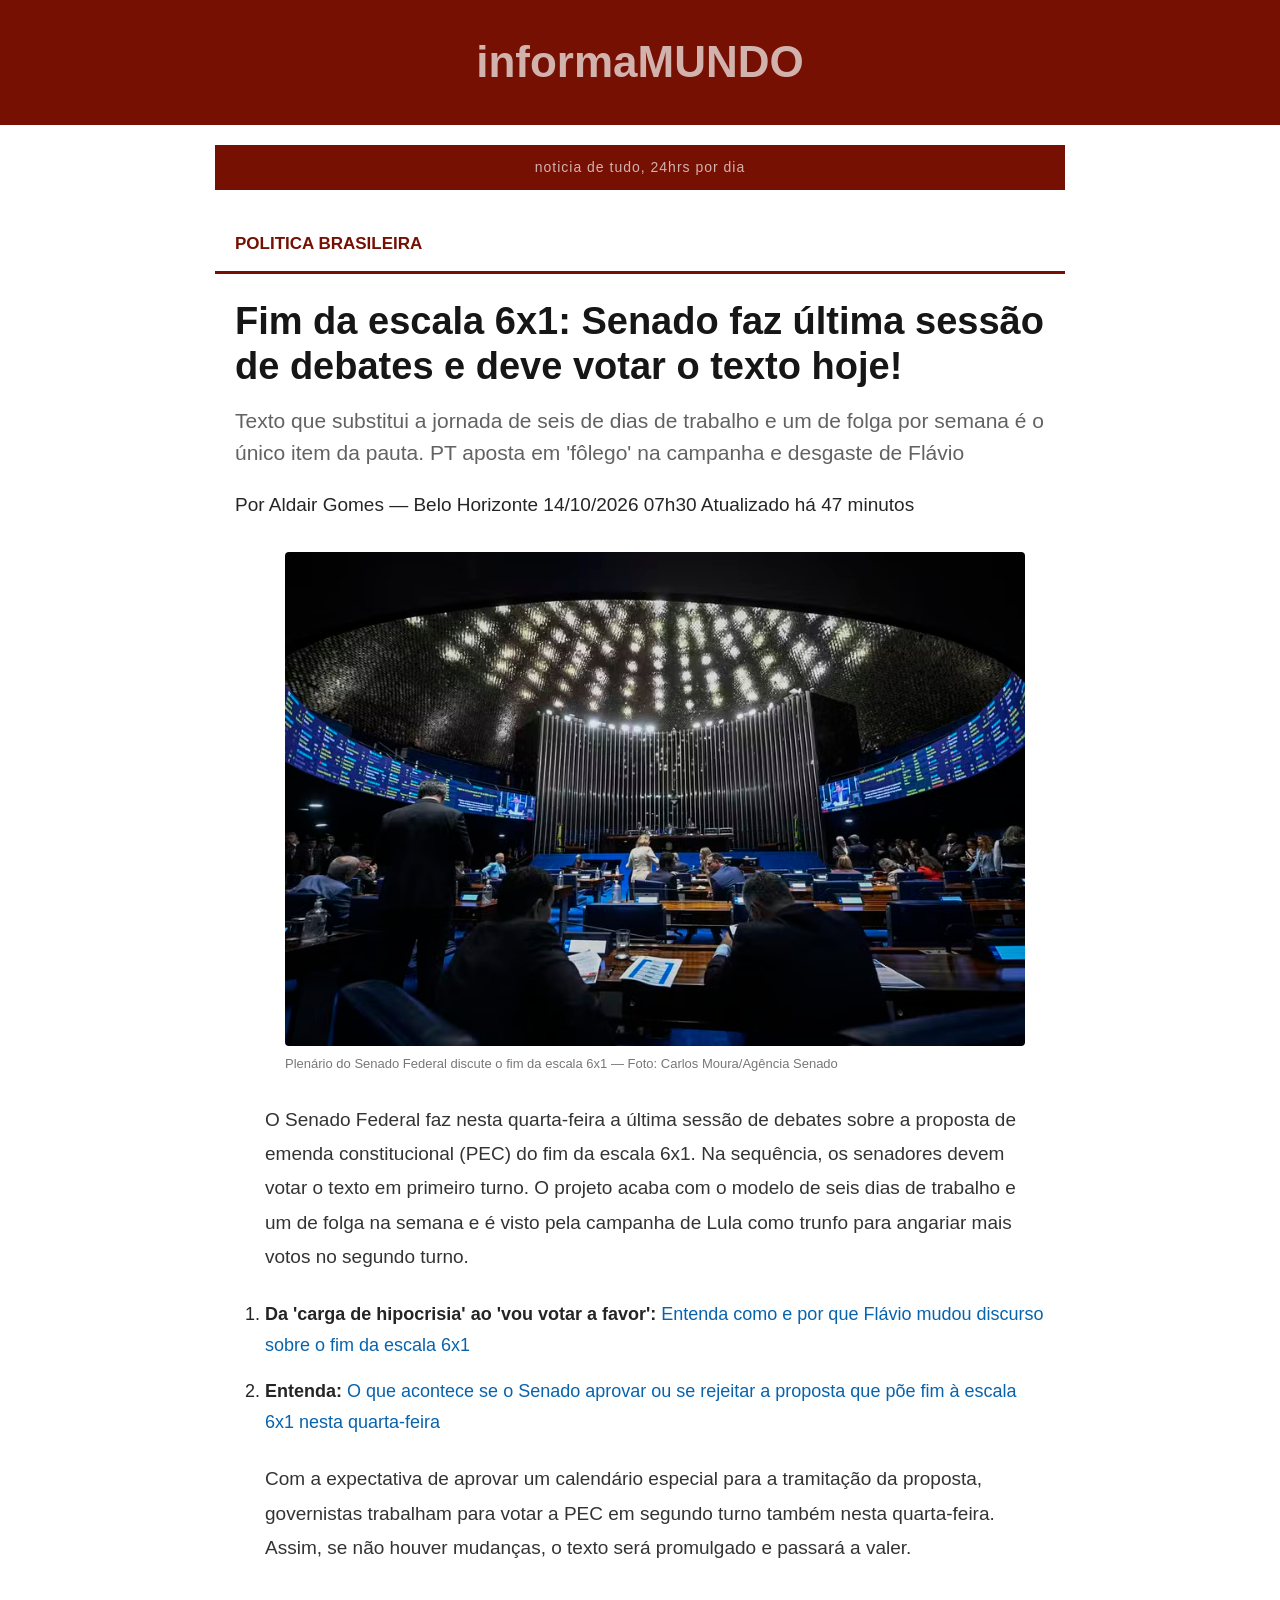
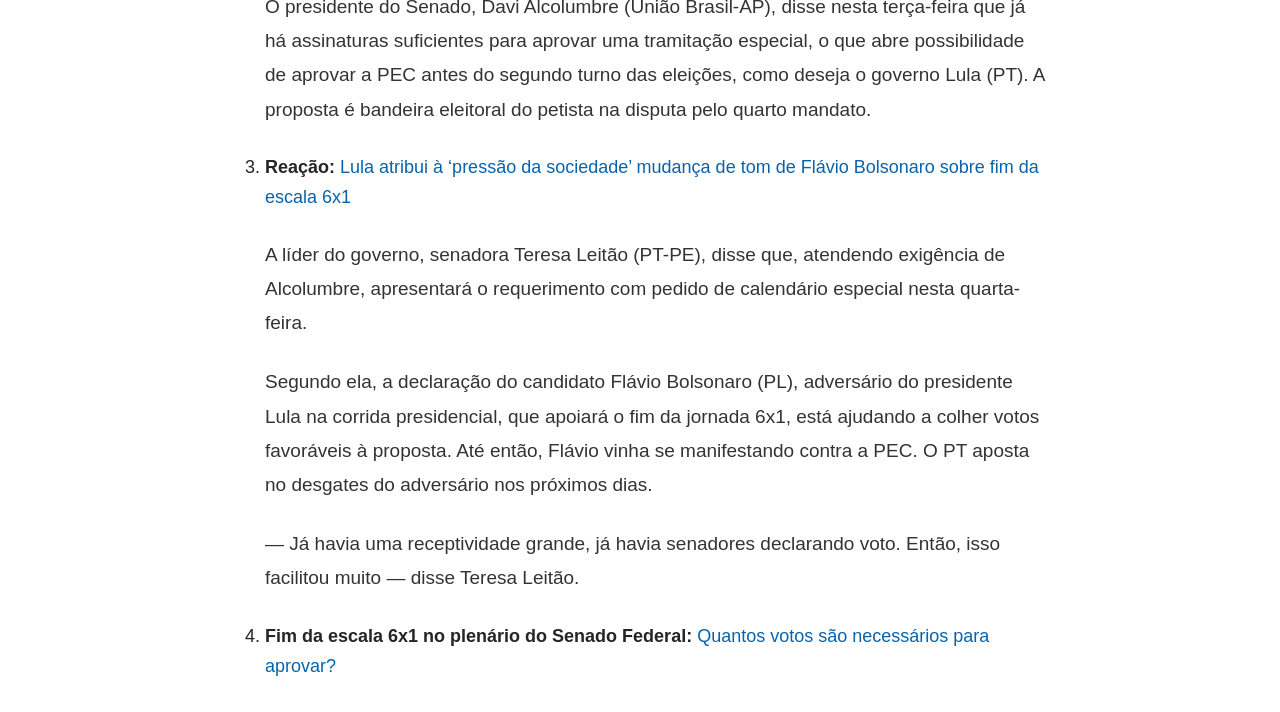
<file: atividade 14-10-2026/index.html>
<!DOCTYPE html>
<html lang="pt-BR">
<head>
    <meta charset="UTF-8">
    <title>informaMundo</title>
    <link rel="stylesheet" href="style.css">
</head>



<body>
    <h1>informaMUNDO</h1>

    <p class="paragrafo-inicial">
    noticia de tudo, 24hrs por dia
    </p>

    
    <h2>POLITICA BRASILEIRA</h2>
    
    
    
    <p></p>


 
    <h2>Fim da escala 6x1: Senado faz última sessão de debates e deve votar o texto hoje! </h2>
    <h3>Texto que substitui a jornada de seis de dias de trabalho e um de folga por semana é o único item da pauta. PT aposta em 'fôlego' na campanha e desgaste de Flávio</h3> 
    <P>
        Por Aldair Gomes — Belo Horizonte

        14/10/2026 07h30 Atualizado há 47 minutos
    </P>
        <ol>
            <figure>
                <img src="imagem.avif" alt="Senado">
                <figcaption>Plenário do Senado Federal discute o fim da escala 6x1 — Foto: Carlos Moura/Agência Senado</figcaption>
            </figure>

        <p></p>

        <p>O Senado Federal faz nesta quarta-feira a última sessão de debates sobre a proposta de emenda constitucional (PEC) do fim da escala 6x1. Na sequência, os senadores devem votar o texto em primeiro turno. O projeto acaba com o modelo de seis dias de trabalho e um de folga na semana e é visto pela campanha de Lula como trunfo para angariar mais votos no segundo turno. </p>

        <p></p>


        
            <li>
            <strong>Da 'carga de hipocrisia' ao 'vou votar a favor':</strong>
            <a href="https://oglobo.globo.com/politica/eleicoes-2026/noticia/2026/10/14/da-carga-de-hipocrisia-ao-vou-votar-a-favor-entenda-como-e-por-que-flavio-mudou-discurso-sobre-o-fim-da-escala-6x1.ghtml">
            Entenda como e por que Flávio mudou discurso sobre o fim da escala 6x1
            </a>
            </li>   
     
            <li>
            <strong>Entenda:</strong>
            <a href="https://oglobo.globo.com/economia/noticia/2026/10/14/fim-da-escala-6x1-entenda-o-que-acontece-se-o-senado-aprovar-a-proposta-nesta-quarta-feira.ghtml">
            O que acontece se o Senado aprovar ou se rejeitar a proposta que põe fim à escala 6x1 nesta quarta-feira
            </a>
            </li>
            
            <p>Com a expectativa de aprovar um calendário especial para a tramitação da proposta, governistas trabalham para votar a PEC em segundo turno também nesta quarta-feira. Assim, se não houver mudanças, o texto será promulgado e passará a valer. </p>
            <p>O presidente do Senado, Davi Alcolumbre (União Brasil-AP), disse nesta terça-feira que já há assinaturas suficientes para aprovar uma tramitação especial, o que abre possibilidade de aprovar a PEC antes do segundo turno das eleições, como deseja o governo Lula (PT). A proposta é bandeira eleitoral do petista na disputa pelo quarto mandato. </p>
        
            <li>
            <strong>Reação:</strong>
            <a href="https://oglobo.globo.com/economia/noticia/2026/10/13/lula-atribui-a-pressao-da-sociedade-mudanca-de-tom-de-flavio-bolsonaro-sobre-fim-da-escala-6x1.ghtml">
             Lula atribui à ‘pressão da sociedade’ mudança de tom de Flávio Bolsonaro sobre fim da escala 6x1
            </li>
            
            </a>
            <p>A líder do governo, senadora Teresa Leitão (PT-PE), disse que, atendendo exigência de Alcolumbre, apresentará o requerimento com pedido de calendário especial nesta quarta-feira.</p>
            <p>Segundo ela, a declaração do candidato Flávio Bolsonaro (PL), adversário do presidente Lula na corrida presidencial, que apoiará o fim da jornada 6x1, está ajudando a colher votos favoráveis à proposta. Até então, Flávio vinha se manifestando contra a PEC. O PT aposta no desgates do adversário nos próximos dias. </p>
            <p>— Já havia uma receptividade grande, já havia senadores declarando voto. Então, isso facilitou muito — disse Teresa Leitão. </p>
            
            <li>
            <strong>Fim da escala 6x1 no plenário do Senado Federal:</strong>
            <a href="https://oglobo.globo.com/economia/noticia/2026/10/13/fim-da-escala-6x1-no-plenario-do-senado-federal-quantos-votos-sao-necessarios-para-aprovar.ghtml">
                 Quantos votos são necessários para aprovar?
            </li>

        </ol>
</body>
</html>
</file>
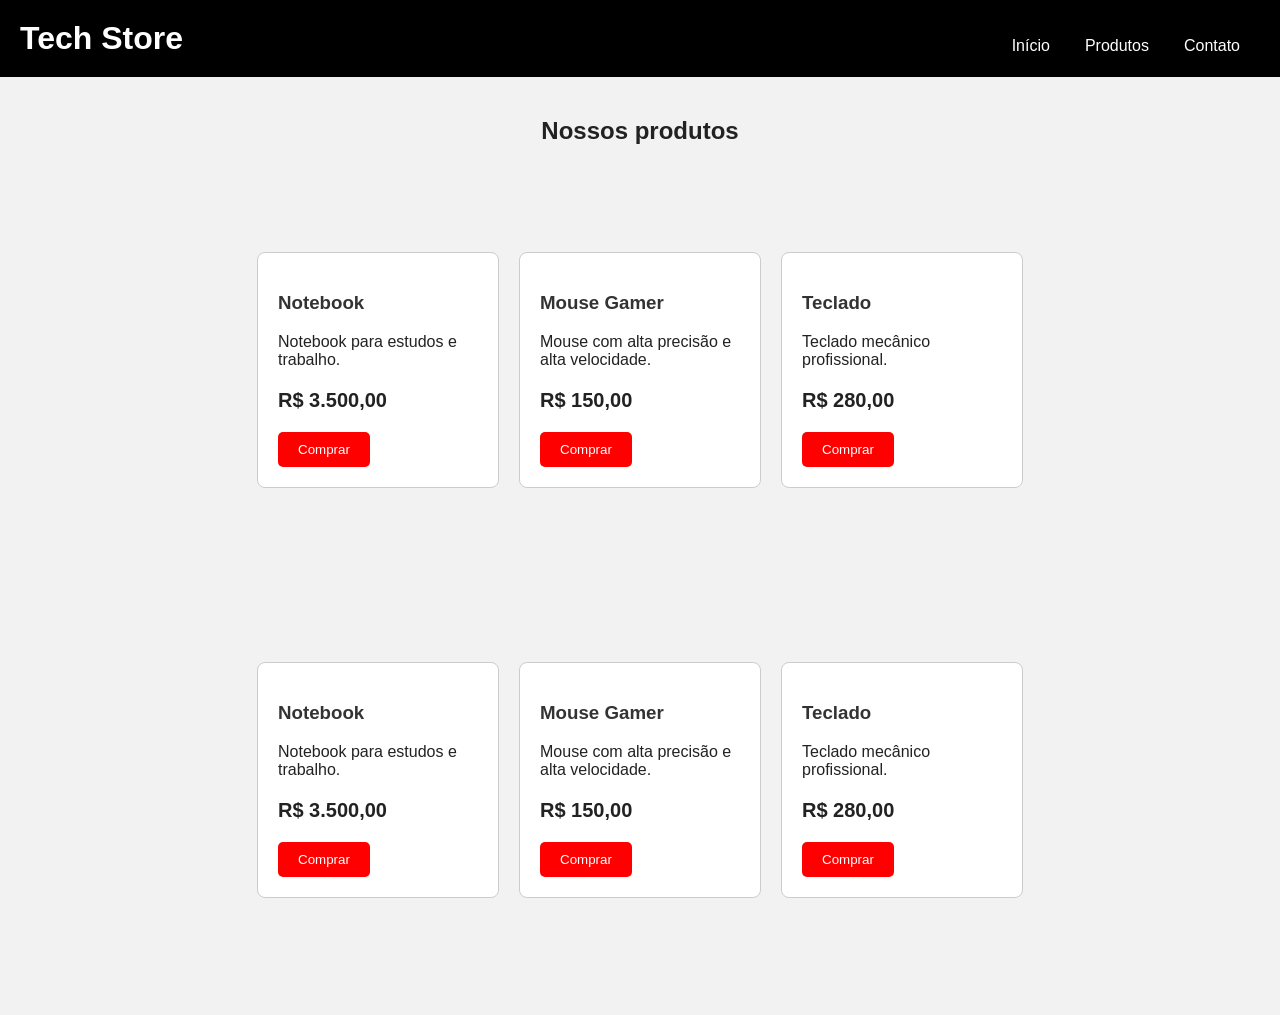
<file: atividade 21-10-2026/index.html>
<!DOCTYPE html>
<html lang="pt-BR">

<head>
    <meta charset="UTF-8">

    <meta
        name="viewport"
        content="width=device-width, initial-scale=1.0"
    >

    <title>Tech Store</title>

    <link rel="stylesheet" href="style.css">
</head>

<body>

    <header class="topo">

        <h1>Tech Store</h1>

        <nav class="menu">
            <a href="#">Início</a>
            <a href="#">Produtos</a>
            <a href="#">Contato</a>
        </nav>

    </header>


    <main>

        <h2>Nossos produtos</h2>

        <div class="produtos">

            <div class="card">
                <h3>Notebook</h3>

                <p>
                    Notebook para estudos e trabalho.
                </p>

                <p class="preco">
                    R$ 3.500,00
                </p>

                <button>Comprar</button>
            </div>


            <div class="card">
                <h3>Mouse Gamer</h3>

                <p>
                    Mouse com alta precisão e alta velocidade.
                   
                </p>

                <p class="preco">
                    R$ 150,00
                </p>

                <button>Comprar</button>
            </div>


            <div class="card">
                <h3>Teclado</h3>

                <p>
                    Teclado mecânico profissional.
                </p>

                <p class="preco">
                    R$ 280,00
                </p>

                <button>Comprar</button>
            </div>

              <div class="card">
                <h3>Notebook</h3>

                <p>
                    Notebook para estudos e trabalho.
                </p>

                <p class="preco">
                    R$ 3.500,00
                </p>

                <button>Comprar</button>
            </div>


            <div class="card">
                <h3>Mouse Gamer</h3>

                <p>
                    Mouse com alta precisão e alta velocidade.
                   
                </p>

                <p class="preco">
                    R$ 150,00
                </p>

                <button>Comprar</button>
            </div>


            <div class="card">
                <h3>Teclado</h3>

                <p>
                    Teclado mecânico profissional.
                </p>

                <p class="preco">
                    R$ 280,00
                </p>

                <button>Comprar</button>
            </div>


        </div>

    </main>

</body>

</html>
</file>
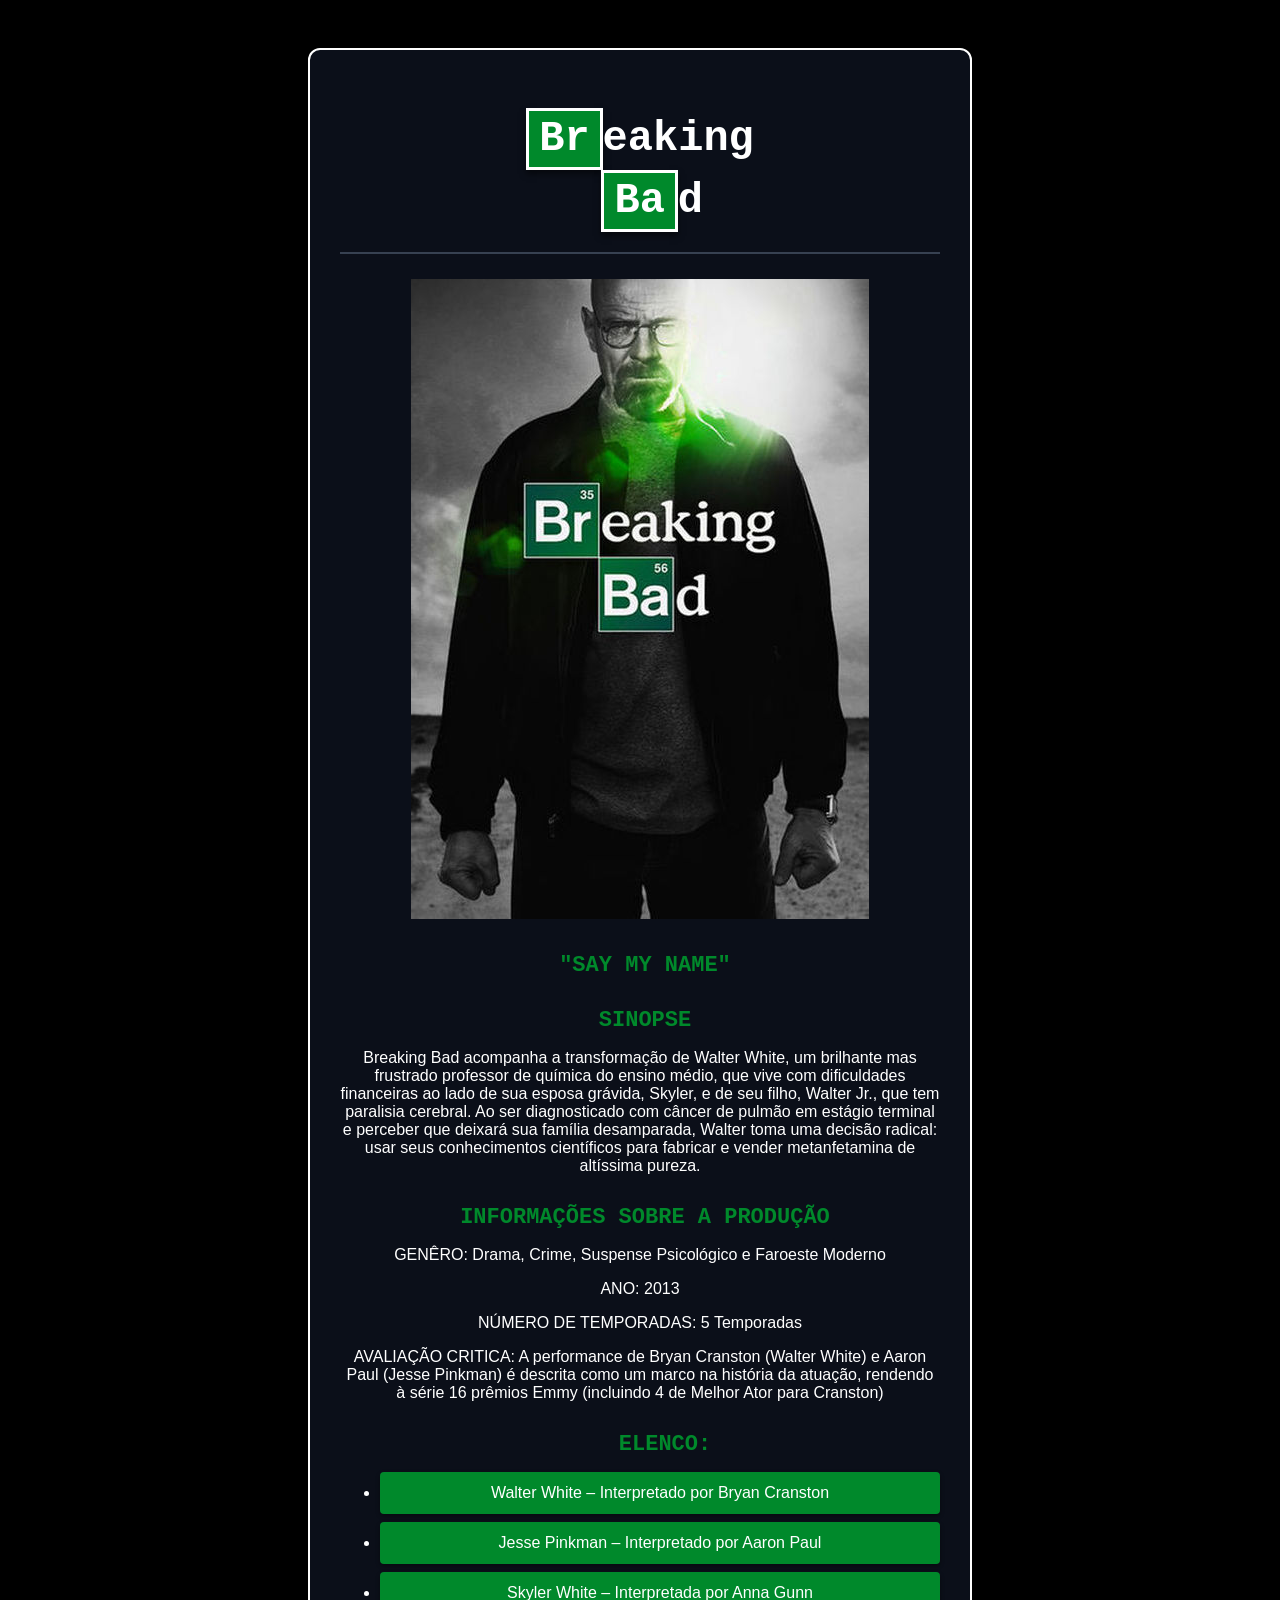
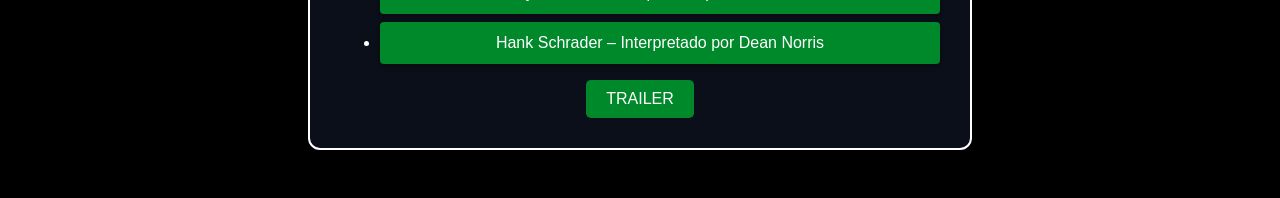
<file: ATIVIDADE FRONT-END 07-10-2026/index.html>
<!DOCTYPE html>
<html lang="pt-BR">

<head>
    <meta charset="UTF-8">
    <meta name="viewport" content="width=device-width, initial-scale=1.0">

    <title>BREAKING BAD</title>

    <link rel="stylesheet" href="style.css">
</head>

<body>
    <div class="container">
    <header>
        <h1 class="logo-breaking">
            <span class="linha-1"><span class="element">Br</span>eaking</span>
            <span class="linha-2"><span class="element">Ba</span>d</span>
        </h1>
        <p></p>

        <img src="poster.jpg" alt="imagem do heisenberg">
        <h2>"SAY MY NAME"</h2>

    </header>
    <h2>SINOPSE</h2>

    <p>Breaking Bad acompanha a transformação de Walter White, um brilhante mas frustrado professor de química do ensino
        médio, que vive com dificuldades financeiras ao lado de sua esposa grávida, Skyler, e de seu filho, Walter Jr.,
        que tem paralisia cerebral. Ao ser diagnosticado com câncer de pulmão em estágio terminal e perceber que deixará
        sua família desamparada, Walter toma uma decisão radical: usar seus conhecimentos científicos para fabricar e
        vender metanfetamina de altíssima pureza.</p>
    <h2>INFORMAÇÕES SOBRE A PRODUÇÃO</h2>
    <p>GENÊRO: Drama, Crime, Suspense Psicológico e Faroeste Moderno</p>
    <P>ANO: 2013</P>
    <P>NÚMERO DE TEMPORADAS: 5 Temporadas</P>
    <P>AVALIAÇÃO CRITICA: A performance de Bryan Cranston (Walter White) e Aaron Paul (Jesse Pinkman) é descrita como um
        marco na história da atuação, rendendo à série 16 prêmios Emmy (incluindo 4 de Melhor Ator para Cranston)</P>

    

    <p></p>

    <ul>

        <h2><span class="destaque-elenco">ELENCO:</span></h2>
        <li>Walter White – Interpretado por Bryan Cranston
        </li>
        <li>Jesse Pinkman – Interpretado por Aaron Paul
        </li>
        <li>Skyler White – Interpretada por Anna Gunn
        </li>
        <li>Hank Schrader – Interpretado por Dean Norris
        </li>
    </ul>

   <a href="https://youtu.be/HhesaQXLuRY?si=7TUZFPcONLkYSMj7" target="_blank" style="display: inline-block; padding: 10px 20px; background-color: #00892B; color: white; text-decoration: none; border-radius: 5px;">
    TRAILER 
    </a>
    </div>
</body>
</file>
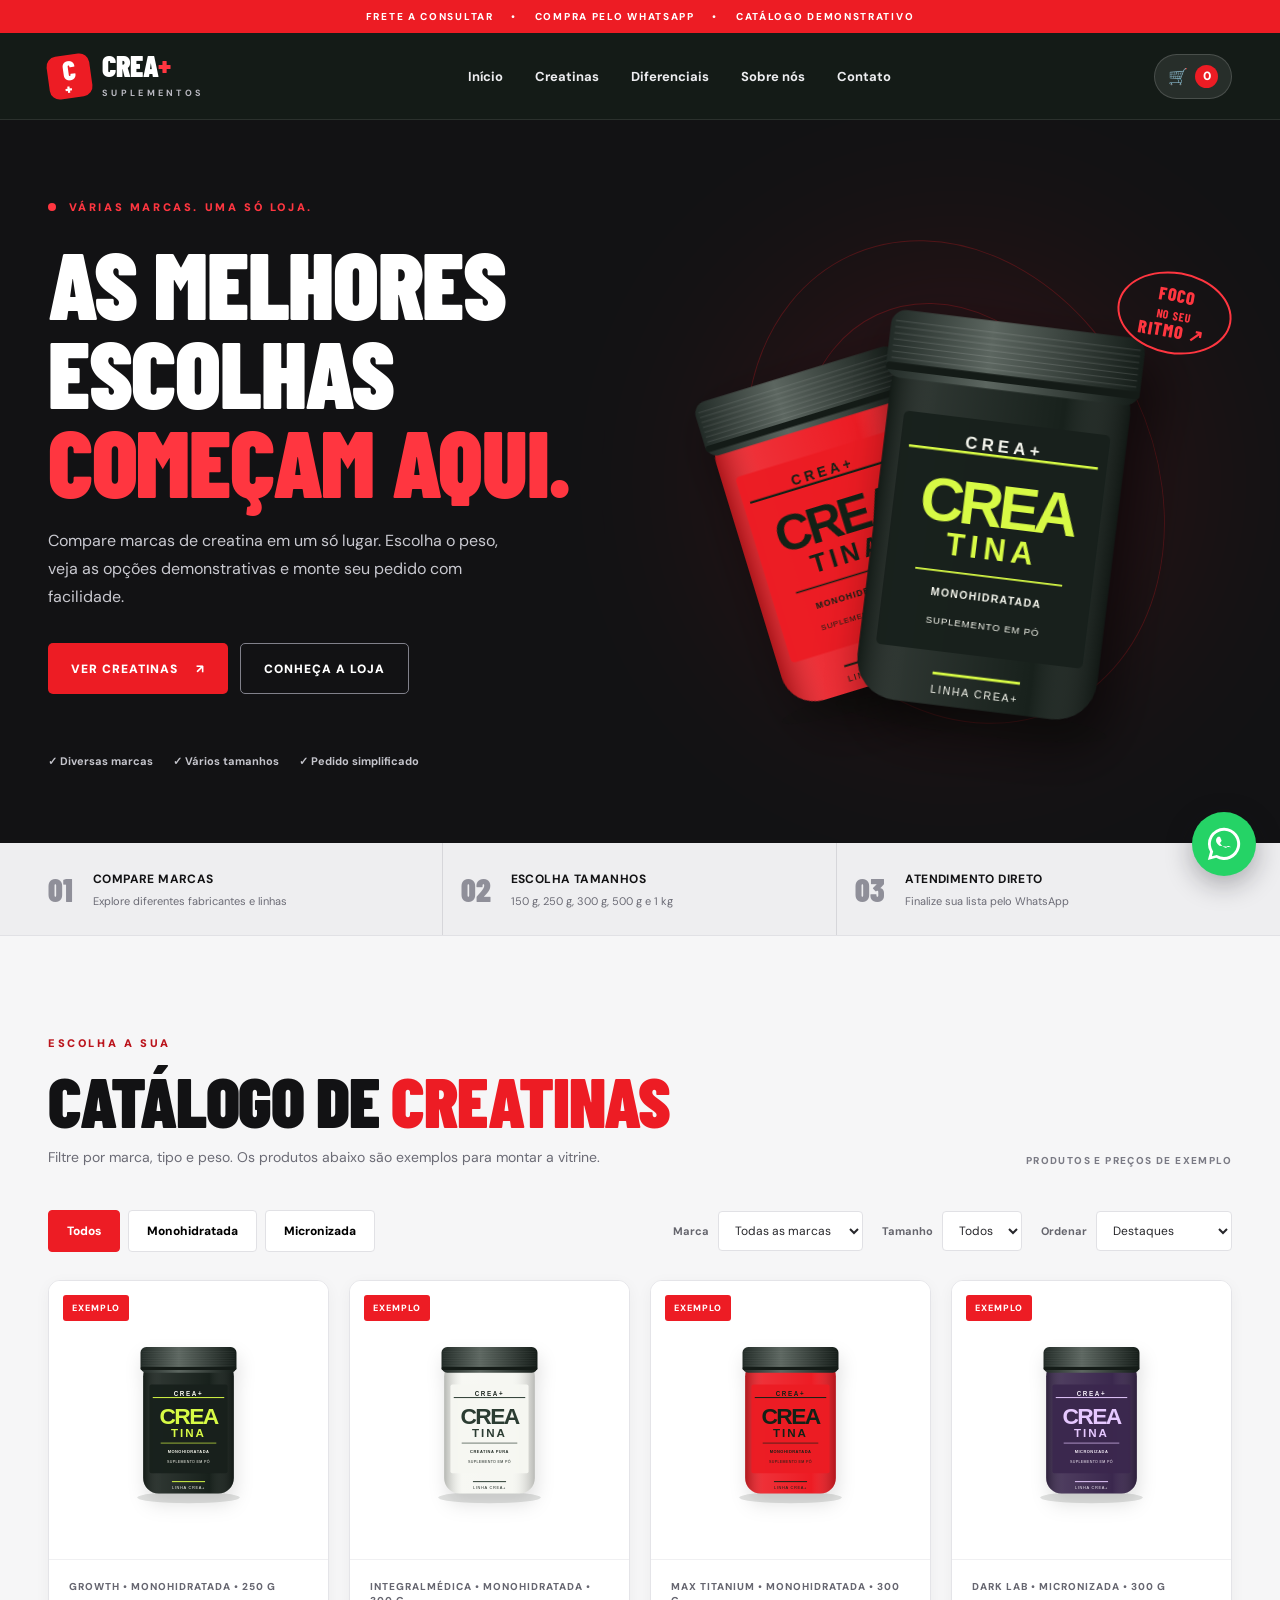
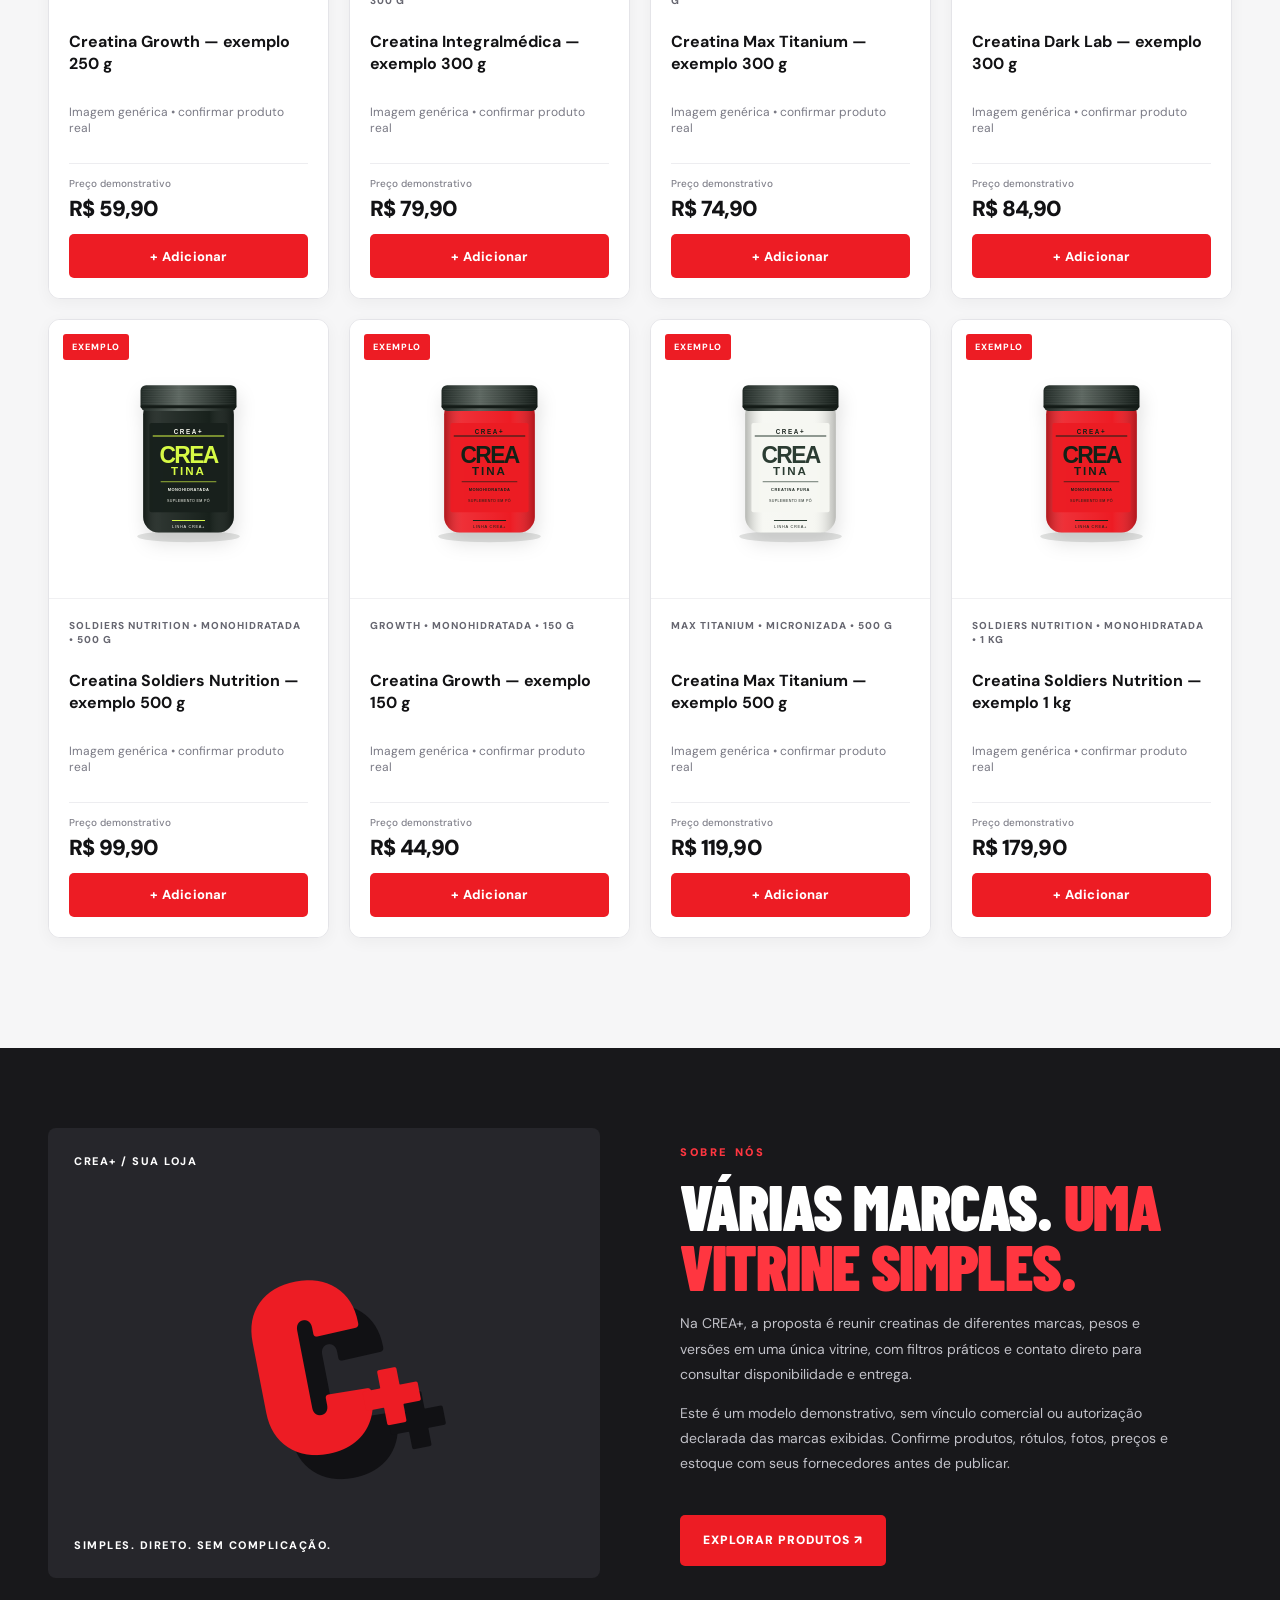
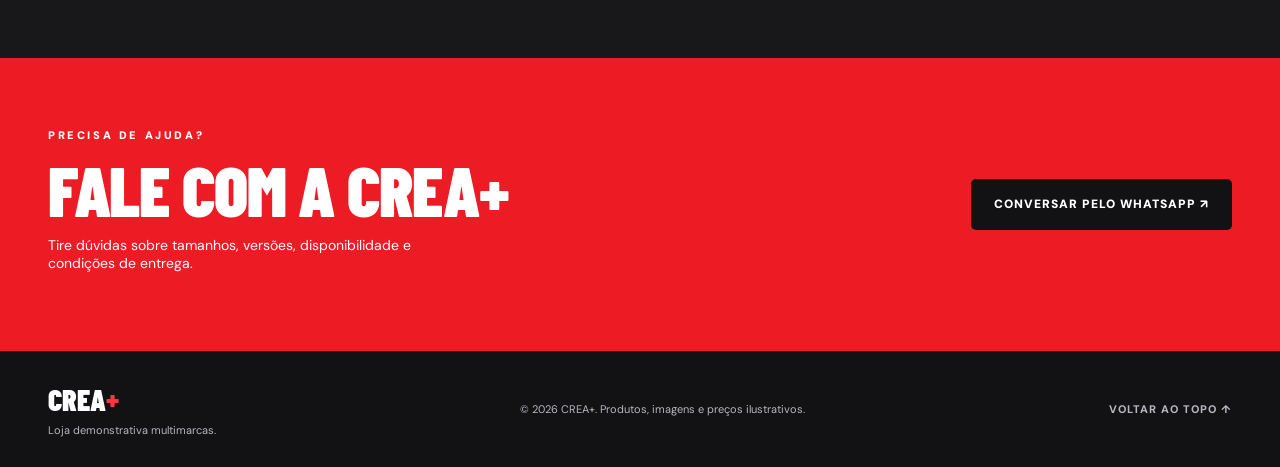
<file: atividade 04-11-2026 antes das regras/creatina-store/index.html>
<!doctype html>
<html lang="pt-BR">
<head>
  <meta charset="UTF-8">
  <meta name="viewport" content="width=device-width, initial-scale=1.0">
  <meta name="theme-color" content="#121214">
  <meta name="description" content="Loja multimarcas de creatinas: compare marcas, pesos e versões e monte seu pedido pelo WhatsApp.">
  <title>CREA+ | Loja multimarcas de creatina</title>
  <link rel="stylesheet" href="style.css">
  <script src="script.js" defer></script>
</head>
<body>
  <div class="topbar">FRETE A CONSULTAR <span>•</span> COMPRA PELO WHATSAPP <span>•</span> CATÁLOGO DEMONSTRATIVO</div>
  <header class="site-header" id="inicio">
    <div class="container header-inner">
      <a href="#inicio" class="brand" aria-label="CREA+ - voltar ao início"><span class="brand-icon">C<span>+</span></span><span>CREA<span class="plus">+</span><small>SUPLEMENTOS</small></span></a>
      <button class="menu-toggle" aria-label="Abrir menu" aria-expanded="false" aria-controls="main-nav">☰</button>
      <nav class="main-nav" id="main-nav" aria-label="Menu principal">
        <a href="#inicio">Início</a><a href="#produtos">Creatinas</a><a href="#beneficios">Diferenciais</a><a href="#sobre">Sobre nós</a><a href="#contato">Contato</a>
      </nav>
      <button class="cart-trigger" id="cart-trigger" type="button" aria-label="Abrir carrinho">🛒 <span id="cart-count">0</span></button>
    </div>
  </header>

  <main>
    <section class="hero">
      <div class="container hero-layout">
        <div class="hero-copy">
          <span class="eyebrow"><i></i> VÁRIAS MARCAS. UMA SÓ LOJA.</span>
          <h1>AS MELHORES ESCOLHAS <em>COMEÇAM AQUI.</em></h1>
          <p>Compare marcas de creatina em um só lugar. Escolha o peso, veja as opções demonstrativas e monte seu pedido com facilidade.</p>
          <div class="hero-actions"><a class="btn btn-primary" href="#produtos">VER CREATINAS <span>↗</span></a><a class="btn btn-outline" href="#sobre">CONHEÇA A LOJA</a></div>
          <div class="hero-points"><span>✓ Diversas marcas</span><span>✓ Vários tamanhos</span><span>✓ Pedido simplificado</span></div>
        </div>
        <div class="hero-art" aria-label="Embalagens genéricas ilustrativas de creatina">
          <div class="hero-ring ring-one"></div><div class="hero-ring ring-two"></div>
          <img class="jar hero-jar hero-jar-back" src="assets/creatina-vermelha.svg" alt="Embalagem ilustrativa de creatina vermelha">
          <img class="jar hero-jar hero-jar-front" src="assets/creatina-preta.svg" alt="Embalagem ilustrativa de creatina preta">
          <span class="hero-stamp">FOCO<br><b>NO SEU</b><br>RITMO ↗</span>
        </div>
      </div>
    </section>

    <section class="benefits-strip" id="beneficios" aria-label="Diferenciais da loja"><div class="container benefits-grid"><div><b>01</b><span><strong>COMPARE MARCAS</strong><small>Explore diferentes fabricantes e linhas</small></span></div><div><b>02</b><span><strong>ESCOLHA TAMANHOS</strong><small>150 g, 250 g, 300 g, 500 g e 1 kg</small></span></div><div><b>03</b><span><strong>ATENDIMENTO DIRETO</strong><small>Finalize sua lista pelo WhatsApp</small></span></div></div></section>

    <section class="catalog section" id="produtos"><div class="container">
      <div class="section-heading"><div><span class="eyebrow dark">ESCOLHA A SUA</span><h2>CATÁLOGO DE <em>CREATINAS</em></h2><p>Filtre por marca, tipo e peso. Os produtos abaixo são exemplos para montar a vitrine.</p></div><span class="catalog-note">PRODUTOS E PREÇOS DE EXEMPLO</span></div>
      <div class="filters" aria-label="Filtrar produtos"><div class="filter-buttons" id="type-filters"><button class="filter active" data-type="todos">Todos</button><button class="filter" data-type="monohidratada">Monohidratada</button><button class="filter" data-type="micronizada">Micronizada</button></div><div class="filters-right"><label for="brand-filter">Marca</label><select id="brand-filter"><option value="todos">Todas as marcas</option><option value="Growth">Growth</option><option value="Integralmedica">Integralmédica</option><option value="Max Titanium">Max Titanium</option><option value="Dark Lab">Dark Lab</option><option value="Soldiers Nutrition">Soldiers Nutrition</option></select><label for="size-filter">Tamanho</label><select id="size-filter"><option value="todos">Todos</option><option value="150">150 g</option><option value="250">250 g</option><option value="300">300 g</option><option value="500">500 g</option><option value="1000">1 kg</option></select><label for="sort-filter">Ordenar</label><select id="sort-filter"><option value="featured">Destaques</option><option value="price-asc">Menor preço</option><option value="price-desc">Maior preço</option><option value="weight">Menor tamanho</option></select></div></div>
      <div class="products-grid" id="products-grid" aria-live="polite"></div><p class="empty-message" id="empty-message" hidden>Nenhum produto encontrado com esses filtros. Tente outra combinação.</p>
    </div></section>

    <section class="info-section" id="sobre"><div class="container info-layout"><div class="info-visual"><span class="info-overline">CREA+ / SUA LOJA</span><div class="big-letter">C<span>+</span></div><span class="info-bottom">SIMPLES. DIRETO. SEM COMPLICAÇÃO.</span></div><div class="info-copy"><span class="eyebrow">SOBRE NÓS</span><h2>VÁRIAS MARCAS. <em>UMA VITRINE SIMPLES.</em></h2><p>Na CREA+, a proposta é reunir creatinas de diferentes marcas, pesos e versões em uma única vitrine, com filtros práticos e contato direto para consultar disponibilidade e entrega.</p><p>Este é um modelo demonstrativo, sem vínculo comercial ou autorização declarada das marcas exibidas. Confirme produtos, rótulos, fotos, preços e estoque com seus fornecedores antes de publicar.</p><a href="#produtos" class="btn btn-primary">EXPLORAR PRODUTOS ↗</a></div></div></section>

    <section class="contact-section" id="contato"><div class="container contact-layout"><div><span class="eyebrow dark">PRECISA DE AJUDA?</span><h2>FALE COM A <em>CREA+</em></h2><p>Tire dúvidas sobre tamanhos, versões, disponibilidade e condições de entrega.</p></div><a id="contact-whatsapp" class="btn btn-dark" href="#" target="_blank" rel="noopener noreferrer">CONVERSAR PELO WHATSAPP ↗</a></div></section>
  </main>
  <footer><div class="container footer-layout"><div><strong>CREA<span>+</span></strong><small>Loja demonstrativa multimarcas.</small></div><p>© <span id="year"></span> CREA+. Produtos, imagens e preços ilustrativos.</p><a href="#inicio">VOLTAR AO TOPO ↑</a></div></footer>

  <div class="whatsapp-position"><a class="whatsapp-float" id="whatsapp-float" href="#" target="_blank" rel="noopener noreferrer" aria-label="Falar com a loja no WhatsApp"><svg viewBox="0 0 32 32" aria-hidden="true"><path fill="currentColor" d="M16 .8A15.1 15.1 0 0 0 2.9 23.4L.8 31l7.8-2A15.1 15.1 0 1 0 16 .8Zm0 27.5a12.3 12.3 0 0 1-6.3-1.7l-.5-.3-4.6 1.2 1.2-4.5-.3-.5A12.4 12.4 0 1 1 16 28.3Zm6.8-9.2c-.4-.2-2.2-1.1-2.6-1.2-.3-.1-.6-.2-.8.2-.3.4-1 1.2-1.2 1.4-.2.2-.4.3-.8.1a10.1 10.1 0 0 1-3-1.8 11.3 11.3 0 0 1-2-2.5c-.2-.4 0-.6.2-.8l.6-.7c.2-.2.3-.4.4-.6.1-.2 0-.5 0-.7l-1.2-2.8c-.3-.7-.6-.6-.8-.6h-.8c-.3 0-.7.1-1 .5s-1.3 1.3-1.3 3.1 1.4 3.6 3.1 4.9 3.4 5.2c.4.2 2.4 2.5 5.8 3.5 1.4.4 2.5.4 3.4.3 1-.1 2.2-1 2.5-2 .3-1 .3-1.9.2-2.1-.1-.2-.3-.3-.7-.5Z"/></svg></a></div>

  <div class="cart-backdrop" id="cart-backdrop" hidden></div><aside class="cart-drawer" id="cart-drawer" role="dialog" aria-modal="true" aria-labelledby="cart-title" aria-hidden="true"><div class="cart-header"><div><span class="eyebrow dark">SEU PEDIDO</span><h2 id="cart-title">Meu carrinho</h2></div><button id="cart-close" class="icon-btn" aria-label="Fechar carrinho">✕</button></div><div id="cart-items" class="cart-items"></div><div class="cart-footer"><p><span>Subtotal estimado</span><strong id="cart-total">R$ 0,00</strong></p><small>Frete e disponibilidade são confirmados pela loja.</small><button class="btn btn-primary checkout" id="checkout" type="button">PEDIR PELO WHATSAPP ↗</button><button class="clear-cart" id="clear-cart" type="button">Esvaziar carrinho</button></div></aside>
</body>
</html>
</file>
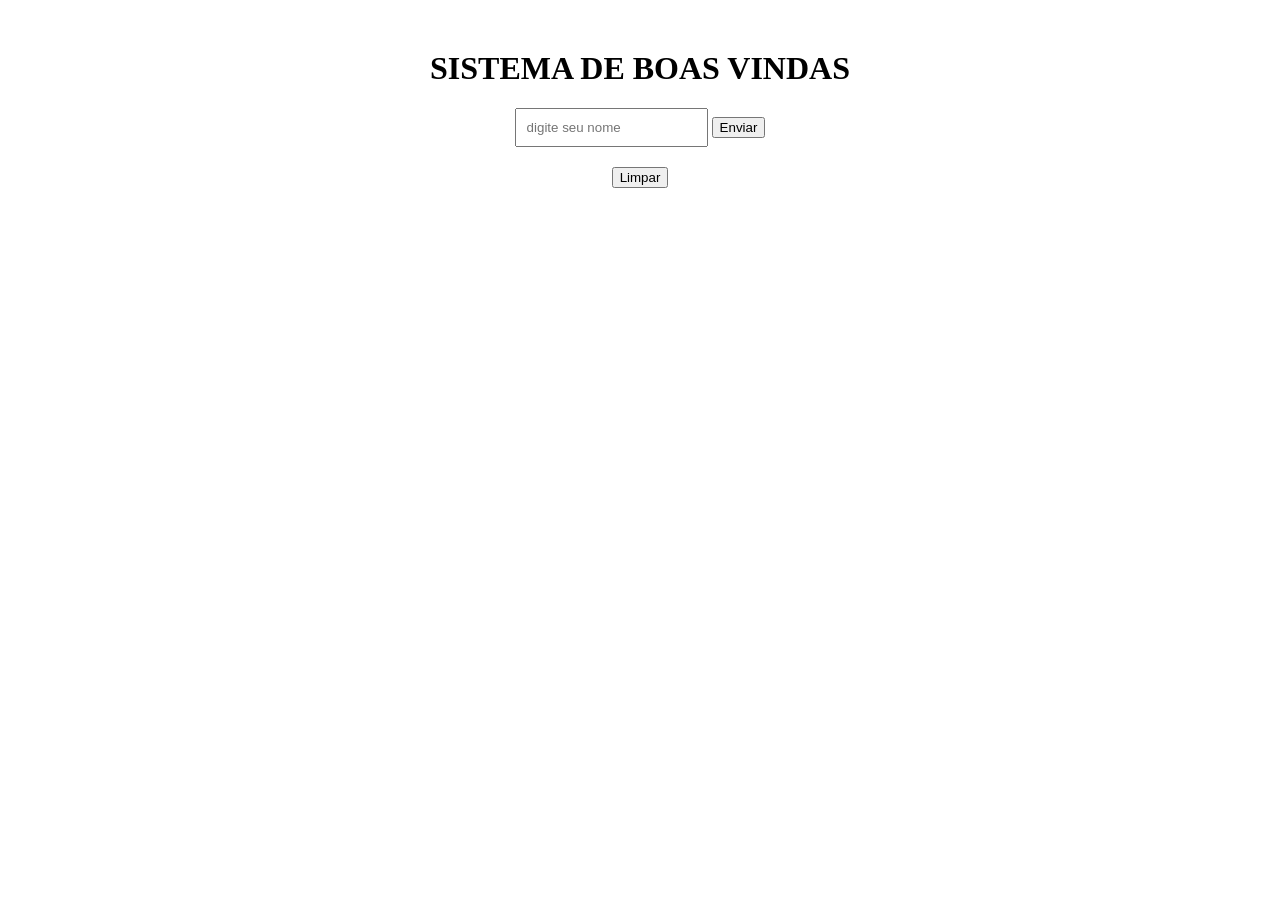
<file: atividade 25-11-2026/dom.html>
<!DOCTYPE html>
<html lang="pt-BR">
<head>
    <meta charset="UTF-8">
    <meta name="viewport" content="width=device-width, initial-scale=1.0">
    <title>MANIPULAÇÃO DE NOMES</title>
    <link rel="stylesheet" href="dom.CSS">
    <script src="dom.js" defer></script>
</head>
<body>
    <h1>SISTEMA DE BOAS VINDAS</h1>
    <input type="text" id="nome" placeholder="digite seu nome">
    <button id="enviar">Enviar</button>

    <p id= "mensagem"></p>

    <button id="limpar">Limpar</button>
</body>
</html>
</file>
<file: atividade 14-10-2026/style.css>
/* CONFIGURAÇÕES GERAIS */

* {
    box-sizing: border-box;
}

body {
    margin: 0;
    padding: 0;
    background-color: #ffffff;
    color: #252525;
    font-family: Arial;
    line-height: 1.7;
}

/* NOME DO PORTAL */

body > h1 {
    background-color: #751003;
    color: rgba(252, 250, 250, 0.692);
    text-align: center;
    font-size: 44px;
    padding: 25px;
    margin: 0;
    font-weight: bold;
}

.paragrafo-inicial{
    background-color: #751003;
    color: rgba(252, 250, 250, 0.692);
    text-align: center;
    font-size: 14px;
    margin: 0px;
    padding: 10px;
    letter-spacing: 1px;
    margin: auto;
    margin-top: 20px;
}



/* CATEGORIA POLÍTICA BRASILEIRA */

body > h2:first-of-type {
    max-width: 850px;
    margin: 40px auto 20px;
    padding: 0 20px 12px;
    font-size: 17px;
    color: #751003;
    border-bottom: 3px solid #751003;
    text-transform: uppercase;
}

/* TÍTULO PRINCIPAL DA NOTÍCIA */

body > h2:nth-of-type(2) {
    max-width: 850px;
    margin: 25px auto 15px;
    padding: 0 20px;
    font-size: 38px;
    line-height: 1.2;
    color: #161616;
    font-weight: 800;
}

/* SUBTÍTULO */

h3 {
    max-width: 850px;
    margin: 0 auto 20px;
    padding: 0 20px;
    font-size: 21px;
    line-height: 1.5;
    color: #626262;
    font-weight: normal;
}

/* PARÁGRAFOS DA NOTÍCIA */

body > p {
    max-width: 850px;
    margin: 20px auto;
    padding: 0 20px;
    font-size: 19px;
    line-height: 1.8;
}

/* IMAGEM DA NOTÍCIA */

figure {
    max-width: 850px;
    margin: 30px auto;
    padding: 0 20px;
}

figure img {
    display: block;
    width: 100%;
    height: auto;
    border-radius: 4px;
}

/* LEGENDA DA IMAGEM */

figcaption {
    font-size: 13px;
    color: #777777;
    text-align: left;
    margin-top: 8px;
    line-height: 1.5;
}

/* LISTA DE NOTÍCIAS RELACIONADAS */

ol {
    max-width: 850px;
    margin: 30px auto;
    padding: 0 20px 0 50px;
}

li {
    font-size: 18px;
    line-height: 1.7;
    margin-bottom: 16px;
}

/* TEXTO EM DESTAQUE */

strong {
    color: #252525;
    font-weight: bold;
}

/* LINKS */

a {
    color: #0863ad;
    text-decoration: none;
    font-weight: 500;
}

a:hover {
    color: #003c73;
    text-decoration: underline;
}

/* PARÁGRAFOS DENTRO DA LISTA */

ol p {
    font-size: 19px;
    line-height: 1.8;
    margin: 25px 0;
    color: #333333;
}

/* ADAPTAÇÃO PARA CELULARES */

@media (max-width: 600px) {

    body > h1 {
        font-size: 32px;
    }

    body > h2:nth-of-type(2) {
        font-size: 29px;
    }

    h3 {
        font-size: 18px;
    }

    body > p,
    ol p {
        font-size: 17px;
    }

    li {
        font-size: 16px;
    }
}
</file>
<file: atividade 21-10-2026/style.css>
body {
    margin: 0;

    font-family: Arial, sans-serif;

    background-color: #f2f2f2;

    color: #222222;
}


.topo {
    display: flex;
    justify-content: space-between; /* Joga um elemento para cada ponta */
    align-items: center;            /* Alinha tudo verticalmente */
    padding: 20px;
    background-color: black;      /* Opcional: cor de fundo */

  
}


.topo h1 {
    margin: 0;
    color: white;
}


.menu {
    margin-top: 15px;
    display: flex;
    gap: 15px;
}


.menu a {
    color: white;

    text-decoration: none;

    margin-right: 20px;
}


main {
    width: 900px;

    margin: 40px auto;
}


h2 {
    text-align: center;

    margin-bottom: 30px;
}


.card {
    width: 200px;

    padding: 20px;

    background-color: white;

    border: 1px solid #cccccc;

    border-radius: 8px;
}


.card h3 {
    color: #333333;
}


.preco {
    font-size: 20px;

    font-weight: bold;
}


button {
    background-color: red;

    color: white;

    padding: 10px 20px;

    border: none;

    border-radius: 5px;
}


button:hover {
    background-color: #555555;
}

.produtos{
    display: flex;
   
    gap: 20px; 
    flex-wrap: wrap;
    align-items: center;
    height: 800px;
    justify-content: center;
}
</file>
<file: ATIVIDADE FRONT-END 07-10-2026/style.css>
body {
    font-family: Arial, sans-serif;
    background-color: #000000;
    color: #fff;
    padding: 40px;
    text-align: center;
}

.container{
    max-width: 600px; 
    margin: 0 auto; 
    padding: 30px; 
    border: 2px solid #ffff; 
    border-radius: 12px; 
    background-color: #0b0f19; 
}

.logo-breaking {
    font-family: 'Courier New', Courier, monospace;
    font-size: 42px;
    margin-bottom: 25px;
    text-align: center;
    border-bottom: 2px solid #374151;
    padding-bottom: 20px;
}
.linha-1 {
    display: block;
    color: #ffffff;
    font-weight: bold;
}
.linha-2 {
    display: block;
    color: #ffffff;
    font-weight: bold;
    margin-left: 24.5px; /* Joga a segunda linha para a direita */
    margin-top: 0px; /* Aproxima um pouco de leve da linha de cima */
}
.element {
    background-color: #00892B; /* Verde escuro clássico */
    color: #ffffff;
    padding: 4px 10px;
    border: 3px solid #ffffff; /* Borda branca grossa */
    display: inline-block;
    text-align: center;
    box-shadow: 0 4px 6px rgba(0, 0, 0, 0.5);
}

h2 {
    color: #00892B; /* Um verde claro e brilhante (estilo laboratório) */
    font-size: 22px;
    font-family: 'Courier New', Courier, monospace;
    margin-top: 30px;
    margin-bottom: 15px;
   
    padding-left: 10px; /* Espaço entre a barrinha e o texto */
}

.destaque-elenco {
    color: #00892B; /* Um amarelo vibrante (tipo sinal de alerta/química) */
   
}

ul li {
    background-color: #00892B;
    color: #ffffff;
    padding: 12px 8px;
    margin-bottom: 8px;
    border-radius: 4px;
    box-shadow: 0 2px 4px rgba(0, 0, 0, 0.4);
}
</file>
<file: atividade 04-11-2026 antes das regras/creatina-store/style.css>
@import url('https://fonts.googleapis.com/css2?family=Barlow+Condensed:wght@500;600;700;800;900&family=DM+Sans:wght@400;500;600;700;800&display=swap');
:root{--ink:#121214;--green:#ed1c24;--light:#f6f6f7;--muted:#6b6b75;--border:#e1e1e5;--white:#fff}*{box-sizing:border-box}html{scroll-behavior:smooth;scroll-padding-top:90px}body{margin:0;background:var(--light);color:var(--ink);font-family:'DM Sans',Arial,sans-serif}button,input,select{font:inherit}button,a{-webkit-tap-highlight-color:transparent}a{text-decoration:none;color:inherit}button{cursor:pointer}.container{max-width:1240px;margin:auto;padding:0 28px}.topbar{text-align:center;background:var(--green);font-size:10px;font-weight:800;letter-spacing:1.7px;padding:10px}.topbar span{margin:0 14px}.site-header{position:sticky;top:0;z-index:50;background:rgba(16,23,19,.98);color:#fff;border-bottom:1px solid #ffffff19}.header-inner{min-height:86px;display:flex;justify-content:space-between;align-items:center;gap:30px}.brand{display:flex;align-items:center;gap:11px;font-family:'Barlow Condensed',Impact,sans-serif;font-weight:900;font-size:30px;line-height:.85;letter-spacing:-.5px}.brand-icon{display:grid;place-content:center;width:43px;height:43px;background:var(--green);color:var(--ink);border-radius:10px;transform:rotate(-8deg);font-size:27px}.brand-icon span{font-size:16px}.brand .plus,footer strong span{color:var(--green)}.brand small{display:block;font:700 9px 'DM Sans',sans-serif;letter-spacing:3.3px;margin-top:8px;color:#babac2}.main-nav{display:flex;align-items:center;gap:32px}.main-nav a{font-size:13px;font-weight:700;color:#ededf0;transition:color .2s}.main-nav a:hover{color:var(--green)}.cart-trigger{display:flex;align-items:center;gap:7px;background:#ffffff15;color:#fff;border:1px solid #ffffff28;border-radius:100px;padding:10px 13px}.cart-trigger span{background:var(--green);color:var(--ink);border-radius:50%;min-width:23px;height:23px;display:grid;place-items:center;font-size:12px;font-weight:900}.menu-toggle{display:none;background:none;border:0;color:white;font-size:25px}.hero{background:var(--ink);color:#fff;overflow:hidden}.hero-layout{min-height:640px;display:grid;grid-template-columns:1.04fr .96fr;align-items:center;gap:30px}.hero-copy{position:relative;z-index:2;padding:75px 0}.eyebrow{font-size:11px;letter-spacing:2.6px;font-weight:900;color:var(--green)}.eyebrow i{display:inline-block;width:8px;height:8px;border-radius:100%;background:var(--green);margin-right:7px}.eyebrow.dark{color:#bb141c}.hero h1,h2{font-family:'Barlow Condensed',Impact,sans-serif;line-height:.94;letter-spacing:-1.3px;margin:22px 0;font-weight:900}.hero h1{font-size:clamp(68px,7.4vw,112px);max-width:670px}.hero h1 em,h2 em{font-style:normal;color:var(--green)}.hero-copy>p{max-width:460px;font-size:16px;line-height:1.75;color:#c9c9d0}.hero-actions{display:flex;gap:12px;flex-wrap:wrap;margin:32px 0}.btn{display:inline-flex;align-items:center;justify-content:center;gap:18px;border:0;border-radius:5px;min-height:51px;padding:0 23px;font-size:12px;font-weight:900;letter-spacing:1px;transition:transform .2s,background .2s;text-align:center}.btn:hover{transform:translateY(-3px)}.btn-primary{background:var(--green);color:var(--ink)}.btn-outline{border:1px solid #81818b;color:white;background:transparent}.btn-dark{background:var(--ink);color:#fff}.hero-points{display:flex;flex-wrap:wrap;gap:20px;margin-top:60px;color:#c5c5cc;font-size:11px;font-weight:700}.hero-art{height:600px;position:relative;display:flex;align-items:center;justify-content:center}.hero-art:before{content:'';position:absolute;width:430px;height:430px;border-radius:50%;background:var(--green);filter:blur(105px);opacity:.13}.hero-ring{position:absolute;width:500px;height:500px;border:1px solid #ed1c2438;border-radius:50%;transform:rotate(-25deg) scaleX(.8)}.ring-two{width:370px;height:370px}.hero-jar{position:absolute;max-width:100%;filter:drop-shadow(15px 24px 25px #0008)}.hero-jar-front{width:370px;transform:rotate(7deg) translate(45px,30px);z-index:2}.hero-jar-back{width:305px;transform:rotate(-17deg) translate(-124px,10px);z-index:1}.hero-stamp{position:absolute;z-index:3;top:90px;right:0;font:800 18px 'Barlow Condensed',sans-serif;letter-spacing:1px;transform:rotate(10deg);border:2px solid var(--green);color:var(--green);padding:12px 22px;text-align:center;border-radius:50%;line-height:1}.hero-stamp b{font-size:12px}.benefits-strip{background:#eeeef0;border-bottom:1px solid var(--border)}.benefits-grid{display:grid;grid-template-columns:repeat(3,1fr)}.benefits-grid>div{display:flex;align-items:center;gap:20px;padding:27px 18px;border-right:1px solid #d6d6da}.benefits-grid>div:first-child{padding-left:0}.benefits-grid>div:last-child{border:0}.benefits-grid b{font:900 32px 'Barlow Condensed',sans-serif;color:#8f8f99}.benefits-grid strong{font-size:12px;letter-spacing:.4px;display:block}.benefits-grid small{font-size:11px;color:var(--muted);display:block;margin-top:7px}.section{padding:95px 0 110px}.section-heading{display:flex;justify-content:space-between;align-items:end;gap:25px}.section-heading h2,.info-copy h2,.contact-section h2{font-size:clamp(49px,5.5vw,78px);margin:15px 0}.section-heading h2 em,.contact-section h2 em{color:#ed1c24}.section-heading p{color:var(--muted);font-size:14px}.catalog-note{font-size:10px;letter-spacing:1.4px;font-weight:800;color:#7a7a84;padding-bottom:13px}.filters{display:flex;align-items:center;justify-content:space-between;gap:20px;flex-wrap:wrap;margin:30px 0 28px}.filter-buttons{display:flex;flex-wrap:wrap;gap:8px}.filter{border:1px solid var(--border);background:#fff;border-radius:4px;padding:12px 18px;font-size:12px;font-weight:800}.filter.active,.filter:hover{background:var(--ink);color:#fff;border-color:var(--ink)}.filters-right{display:flex;gap:9px;align-items:center}.filters-right label{font-size:11px;font-weight:700;color:#65656d}.filters-right select{background:#fff;border:1px solid var(--border);padding:10px 12px;border-radius:4px;font-size:12px;color:#27272b}.filters-right label:not(:first-child){margin-left:10px}.products-grid{display:grid;grid-template-columns:repeat(4,minmax(0,1fr));gap:19px}.product-card{background:white;border:1px solid #e6e6e9;border-radius:8px;overflow:hidden;display:flex;flex-direction:column;transition:transform .2s,box-shadow .2s}.product-card:hover{transform:translateY(-4px);box-shadow:0 14px 35px #0b0b1515}.product-image{height:264px;background:var(--card-bg,#efeff1);position:relative;display:flex;align-items:center;justify-content:center;overflow:hidden}.product-image img{width:72%;height:95%;object-fit:contain;transition:transform .25s;filter:drop-shadow(3px 11px 8px #0002)}.product-card:hover .product-image img{transform:scale(1.06)}.product-tag{position:absolute;top:14px;left:14px;background:var(--ink);color:white;padding:7px 9px;border-radius:3px;font-size:9px;font-weight:800;letter-spacing:1px}.product-details{padding:20px;flex:1;display:flex;flex-direction:column}.product-type{font-size:10px;letter-spacing:1px;font-weight:800;color:#7b7b85;text-transform:uppercase}.product-details h3{font-size:16px;line-height:1.35;margin:9px 0}.product-details p{font-size:12px;color:#7a7a85;margin:0 0 16px}.product-bottom{border-top:1px solid #ededf0;padding-top:15px;margin-top:auto;display:flex;align-items:center;justify-content:space-between;gap:12px}.product-price{font-size:22px;font-weight:900;letter-spacing:-.8px}.product-price small{display:block;font-weight:500;letter-spacing:0;color:#81818b;font-size:10px;margin-bottom:3px}.add-button{background:var(--green);border:0;border-radius:4px;width:44px;height:44px;font-size:25px;font-weight:600}.add-button:hover{background:#c9151c}.empty-message{text-align:center;padding:40px;color:var(--muted)}.info-section{background:#18181b;color:white;padding:80px 0}.info-layout{display:grid;grid-template-columns:1fr 1fr;align-items:center;gap:80px}.info-visual{position:relative;min-height:450px;background:#252529;overflow:hidden;border-radius:8px;display:flex;align-items:center;justify-content:center}.info-overline,.info-bottom{position:absolute;left:26px;font-size:11px;letter-spacing:1.5px;font-weight:800}.info-overline{top:26px}.info-bottom{bottom:26px}.big-letter{font:900 245px 'Barlow Condensed',Impact,sans-serif;letter-spacing:-16px;color:var(--green);transform:rotate(-11deg);text-shadow:20px 28px 0 #121214}.big-letter span{font-size:140px}.info-copy h2{font-size:clamp(52px,5vw,75px)}.info-copy p{color:#c1c1c8;line-height:1.8;font-size:14px;max-width:510px}.info-copy .btn{margin-top:24px}.contact-section{background:var(--green);padding:65px 0}.contact-layout{display:flex;align-items:center;justify-content:space-between;gap:30px}.contact-section h2{margin:12px 0}.contact-section h2 em{color:#990e15}.contact-section p{font-size:14px;max-width:430px}.contact-section .eyebrow{color:#990e15}footer{background:#121214;color:white}.footer-layout{display:flex;justify-content:space-between;align-items:center;gap:25px;padding-top:30px;padding-bottom:30px}.footer-layout>div{display:flex;flex-direction:column;gap:6px}footer strong{font:900 30px 'Barlow Condensed',sans-serif}footer small,footer p,footer a{font-size:11px;color:#b6b6bf}footer a{font-weight:800;letter-spacing:1px}.whatsapp-position{position:fixed;bottom:24px;right:24px;width:64px;height:64px;z-index:70}.whatsapp-float{position:absolute;inset:0;background:#25d366;color:white;display:grid;place-items:center;border-radius:50%;box-shadow:0 8px 28px #12121b55;transition:transform .2s}.whatsapp-float:hover{transform:scale(1.09)}.whatsapp-float svg{width:34px;height:34px}.cart-backdrop{position:fixed;inset:0;background:#07070bb3;z-index:90}.cart-backdrop[hidden]{display:none}.cart-drawer{position:fixed;z-index:100;inset:0 0 0 auto;width:min(440px,100%);background:#fff;display:flex;flex-direction:column;transform:translateX(103%);transition:transform .25s;visibility:hidden}.cart-drawer.open{transform:translateX(0);visibility:visible}.cart-header{padding:26px;border-bottom:1px solid var(--border);display:flex;align-items:start;justify-content:space-between}.cart-header h2{font-size:39px;margin:8px 0 0}.icon-btn{background:#f0f0f2;border:0;border-radius:50%;width:38px;height:38px}.cart-items{padding:20px 26px;overflow:auto;flex:1}.cart-item{display:grid;grid-template-columns:75px 1fr;gap:14px;align-items:center;padding:12px 0;border-bottom:1px solid #e6e6e9}.cart-item img{width:75px;height:90px;object-fit:contain;background:#eef0ed;border-radius:5px}.cart-item strong{font-size:13px;display:block}.cart-item small{color:#777781;display:block;margin:5px 0}.quantity-control{display:flex;align-items:center;gap:13px;margin-top:10px}.quantity-control button{background:#f1f1f3;border:0;border-radius:4px;width:27px;height:27px}.cart-footer{padding:25px;border-top:1px solid var(--border)}.cart-footer p{display:flex;justify-content:space-between;gap:10px}.cart-footer strong{font-size:22px}.cart-footer small{display:block;color:#777781;font-size:11px;margin:8px 0 18px}.checkout{width:100%}.checkout:disabled{opacity:.5;cursor:not-allowed}.clear-cart{display:block;margin:15px auto 0;border:0;background:none;text-decoration:underline;color:#6a6a75;font-size:12px}.cart-empty{text-align:center;color:var(--muted);padding-top:60px;line-height:1.8}body.cart-open{overflow:hidden}
@media(max-width:1050px){.main-nav{gap:18px}.main-nav a{font-size:12px}.hero-layout{min-height:580px}.hero h1{font-size:75px}.hero-jar-front{width:320px}.hero-jar-back{width:255px}.products-grid{grid-template-columns:repeat(3,1fr)}.info-layout{gap:45px}}@media(max-width:760px){.container{padding:0 19px}.topbar{font-size:8px;letter-spacing:.8px}.topbar span{margin:0 6px}.header-inner{min-height:73px;gap:12px}.brand{font-size:25px}.brand-icon{width:38px;height:38px}.menu-toggle{display:block;margin-left:auto}.main-nav{position:absolute;top:100%;left:0;right:0;background:#202024;display:none;flex-direction:column;align-items:stretch;padding:18px 24px;border-top:1px solid #ffffff30}.main-nav.open{display:flex}.main-nav a{padding:10px;font-size:14px}.hero-layout{grid-template-columns:1fr;gap:0;min-height:auto}.hero-copy{padding:70px 0 0}.hero h1{font-size:clamp(61px,14vw,90px);max-width:590px}.hero-points{margin-top:30px;gap:12px}.hero-art{height:400px}.hero-jar-front{width:250px;transform:rotate(7deg) translate(42px,15px)}.hero-jar-back{width:210px;transform:rotate(-17deg) translate(-95px,5px)}.hero-ring{width:340px;height:340px}.ring-two{width:250px;height:250px}.hero-stamp{right:10%;top:30px;font-size:15px}.benefits-grid{grid-template-columns:1fr}.benefits-grid>div{border-right:0;border-bottom:1px solid #dedee1;padding:17px 0}.section{padding:65px 0}.section-heading{align-items:start;flex-direction:column;gap:0}.catalog-note{padding:0}.products-grid{grid-template-columns:repeat(2,minmax(0,1fr));gap:12px}.product-image{height:200px}.product-details{padding:13px}.product-details h3{font-size:14px}.product-price{font-size:19px}.filters-right{flex-wrap:wrap}.info-layout{grid-template-columns:1fr}.info-visual{min-height:300px}.big-letter{font-size:190px}.info-copy h2{font-size:58px}.contact-layout{flex-direction:column;align-items:start}.footer-layout{flex-wrap:wrap}}@media(max-width:420px){.hero h1{font-size:59px}.hero-art{height:345px}.hero-jar-front{width:215px}.hero-jar-back{width:180px}.product-image{height:165px}.product-details p{font-size:11px}.product-bottom{align-items:flex-end}.add-button{width:37px;height:37px}.product-price{font-size:17px}.filters-right label:not(:first-child){margin-left:0}.whatsapp-position{right:16px;bottom:16px;width:57px;height:57px}}

/* CATÁLOGO MULTIMARCAS */
.filters-right{flex-wrap:wrap}.filters-right select{max-width:180px}.product-details h3{min-height:43px}
@media(max-width:760px){.filters-right{width:100%;justify-content:flex-start}.filters-right select{max-width:160px}}

/* IDENTIDADE C — PRETO, VERMELHO E BRANCO */
:root{--ink:#121214;--green:#ed1c24;--light:#f6f6f7;--muted:#6b6b75;--border:#e1e1e5;--white:#fff}
.topbar{color:#fff}.brand-icon{color:#fff}.brand .plus,footer strong span{color:#ff3640}.eyebrow,.hero h1 em,h2 em{color:#ff3640}.eyebrow i{background:#ff3640}.btn-primary,.add-button{background:#ed1c24;color:#fff}.btn-primary:hover,.add-button:hover{background:#bb1018}.cart-trigger span{background:#ed1c24;color:#fff}.hero:before{background:#ed1c24}.hero-stamp{border-color:#ff3640;color:#ff3640}.contact-section{background:#ed1c24;color:#fff}.contact-section .eyebrow,.contact-section h2 em{color:#fff}.contact-section .btn-dark{background:#121214;color:#fff}.info-visual{background:#26262b}.big-letter{color:#ed1c24;text-shadow:20px 28px 0 #111114}.info-copy h2 em{color:#ff3640}.filter.active,.filter:hover{background:#ed1c24;border-color:#ed1c24;color:#fff}.main-nav a:hover{color:#ff3640}.product-tag{background:#17171b}.topbar{background:#ed1c24}.hero-art:before{background:#ed1c24}.hero-ring{border-color:#ed1c2440}

/* ETAPA A — CATÁLOGO COM CARTÕES BRANCOS (ESCOLHA APROVADA) */
/* O cartão inteiro, inclusive a área da embalagem, permanece branco. */
.products-grid{align-items:stretch}
.product-card{
  background:#ffffff;
  border:1px solid #e4e4e8;
  border-radius:12px;
  box-shadow:0 4px 16px rgba(18,18,20,.045);
  transition:transform .2s ease,box-shadow .2s ease,border-color .2s ease;
}
.product-card:hover{
  transform:translateY(-5px);
  border-color:#e5b3b6;
  box-shadow:0 16px 34px rgba(18,18,20,.12);
}
.product-image{
  background:#fff;
  border-bottom:1px solid #f0f0f2;
}
.product-image img{padding:12px;filter:drop-shadow(2px 9px 9px rgba(0,0,0,.12))}
.product-tag{background:#ed1c24;color:#fff}
.product-details{background:#fff}
.product-details h3{color:#121214}
.product-type{color:#666670}
.product-price{color:#121214}
.add-button{background:#ed1c24;color:#fff;transition:background .2s,transform .2s}
.add-button:hover{background:#b90e17;transform:scale(1.05)}
.add-button:focus-visible,.filter:focus-visible,a:focus-visible{outline:3px solid #ed1c24;outline-offset:3px}

/* ==============================================================
   RESPONSIVIDADE PRIORITÁRIA — CARTÕES COM ALINHAMENTO ESTÁVEL
   Todos os cartões compartilham a mesma estrutura vertical.
   Texto longo é limitado a 3 linhas para não deslocar preços/botões.
   ============================================================== */
.products-grid {
  display: grid;
  grid-template-columns: repeat(4, minmax(0, 1fr));
  gap: clamp(12px, 1.6vw, 20px);
  align-items: stretch;
}
.product-card {
  min-width: 0;
  height: 100%;
  display: grid;
  grid-template-rows: auto minmax(0, 1fr);
}
.product-image {
  height: auto;
  width: 100%;
  aspect-ratio: 1 / 1;
  min-width: 0;
  display: grid;
  place-items: center;
  isolation: isolate;
}
.product-image img {
  display: block;
  width: 76%;
  height: 82%;
  max-width: 100%;
  object-fit: contain;
  padding: 0;
}
.product-details {
  min-width: 0;
  padding: clamp(12px, 1.6vw, 20px);
  display: grid;
  grid-template-rows: 2.7em 4.05em 2.7em minmax(0, 1fr) auto;
  gap: 8px;
  align-items: start;
}
.product-type {
  display: -webkit-box;
  -webkit-box-orient: vertical;
  -webkit-line-clamp: 2;
  line-clamp: 2;
  overflow: hidden;
  line-height: 1.35;
  min-width: 0;
  overflow-wrap: anywhere;
}
.product-details h3 {
  font-size: clamp(13px, 1.25vw, 16px);
  line-height: 1.35;
  height: 4.05em;
  min-height: 0;
  margin: 0;
  display: -webkit-box;
  -webkit-box-orient: vertical;
  -webkit-line-clamp: 3;
  line-clamp: 3;
  overflow: hidden;
  overflow-wrap: anywhere;
}
.product-details > p {
  line-height: 1.35;
  height: 2.7em;
  margin: 0;
  display: -webkit-box;
  -webkit-box-orient: vertical;
  -webkit-line-clamp: 2;
  line-clamp: 2;
  overflow: hidden;
}
/* A linha flexível acima da área de compra absorve diferenças internas. */
.product-bottom {
  grid-row: 5;
  margin-top: 0;
  padding-top: 14px;
  width: 100%;
  min-width: 0;
  display: grid;
  grid-template-rows: auto 44px;
  grid-template-columns: minmax(0, 1fr);
  align-items: end;
  gap: 12px;
}
.product-price {
  min-width: 0;
  font-size: clamp(18px, 1.7vw, 22px);
  line-height: 1.2;
  white-space: nowrap;
  font-variant-numeric: tabular-nums;
}
.product-price small {min-height: 1.25em; margin-bottom: 5px;}
.add-button {
  width: 100%;
  height: 44px;
  min-height: 44px;
  font-size: 13px;
  font-weight: 800;
  letter-spacing: .2px;
  border-radius: 5px;
}
@media (max-width: 1100px) {
  .products-grid { grid-template-columns: repeat(3, minmax(0, 1fr)); }
}
@media (max-width: 780px) {
  .products-grid { grid-template-columns: repeat(2, minmax(0, 1fr)); }
  .product-details { padding: 13px; }
}
@media (max-width: 420px) {
  .products-grid { gap: 10px; }
  .product-details { padding: 10px; gap: 7px; }
  .product-bottom { padding-top: 10px; gap: 9px; }
  .product-price { font-size: 17px; }
  .add-button { width: 100%; height: 42px; min-height: 42px; }
  .product-tag { top: 8px; left: 8px; font-size: 8px; padding: 5px 6px; }
}
@media (max-width: 350px) {
  .products-grid { grid-template-columns: minmax(0, 1fr); }
  .product-image { aspect-ratio: 4 / 3; }
}
@media (prefers-reduced-motion: reduce) {
  .product-card, .product-image img, .add-button { transition: none; }
  .product-card:hover, .product-card:hover .product-image img { transform: none; }
}
</file>
<file: atividade 25-11-2026/dom.CSS>
body {
  text-align: center;
  margin-top: 50px;
}

input,buton {
  padding: 10px;
  
}
#mensagem{
    font-size: 20px
}
</file>
